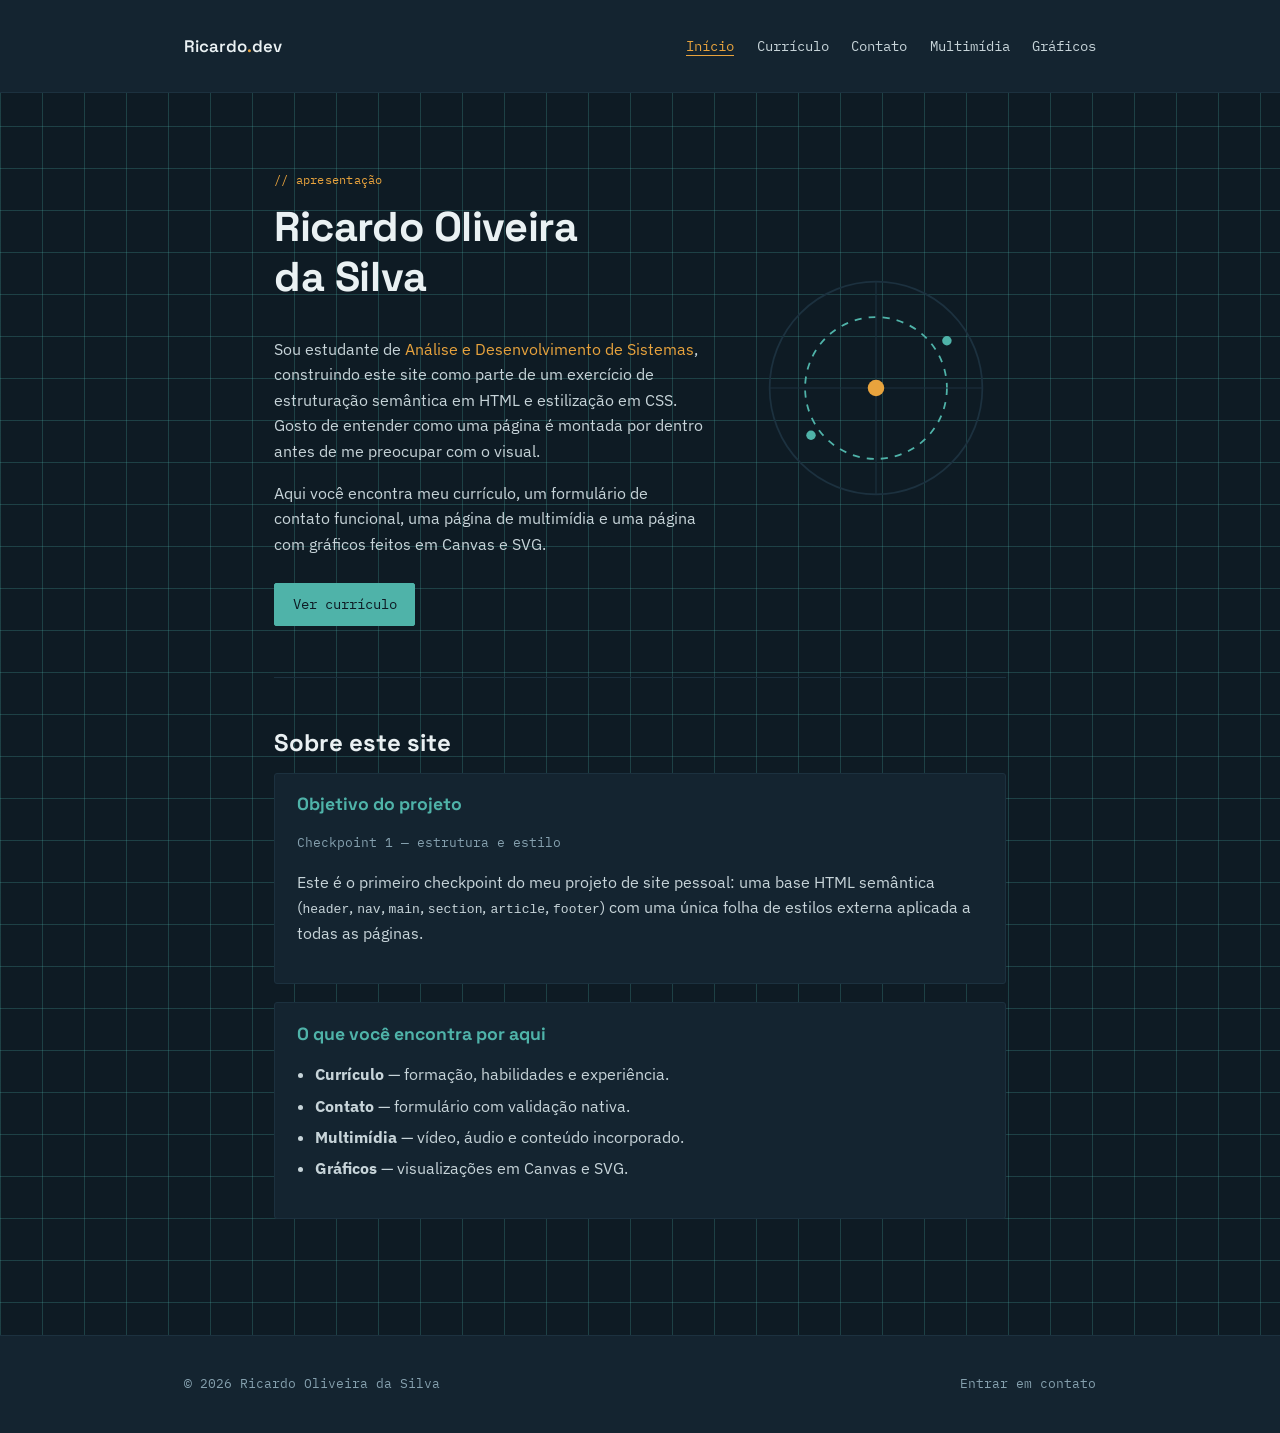
<file: index.html>
<!DOCTYPE html>
<html lang="pt-BR">
<head>
    <meta charset="UTF-8">
    <meta name="viewport" content="width=device-width, initial-scale=1.0">
    <title>Ricardo Oliveira da Silva — Início</title>
    <link rel="stylesheet" href="css/estilos.css">
</head>
<body>

    <header class="cabecalho">
        <div class="cabecalho__interno">
            <p class="marca">Ricardo<span>.</span>dev</p>
            <nav class="menu-principal" aria-label="Navegação principal">
                <ul>
                    <li><a href="index.html" aria-current="page">Início</a></li>
                    <li><a href="curriculo.html">Currículo</a></li>
                    <li><a href="formulario.html">Contato</a></li>
                    <li><a href="multimidia.html">Multimídia</a></li>
                    <li><a href="graficos.html">Gráficos</a></li>
                </ul>
            </nav>
        </div>
    </header>

    <main>
        <section class="hero">
            <div class="hero__texto">
                <p class="rotulo">// apresentação</p>
                <h1>Ricardo Oliveira<br>da Silva</h1>
                <p>
                    Sou estudante de <span class="destaque">Análise e Desenvolvimento de Sistemas</span>,
                    construindo este site como parte de um exercício de estruturação semântica
                    em HTML e estilização em CSS. Gosto de entender como uma página é montada
                    por dentro antes de me preocupar com o visual.
                </p>
                <p>
                    Aqui você encontra meu currículo, um formulário de contato funcional,
                    uma página de multimídia e uma página com gráficos feitos em Canvas e SVG.
                </p>
                <a class="botao" href="curriculo.html">Ver currículo</a>
            </div>
            <div class="hero__grafico" aria-hidden="true">
                <svg viewBox="0 0 220 220" xmlns="http://www.w3.org/2000/svg">
                    <circle cx="110" cy="110" r="90" fill="none" stroke="#1c313f" stroke-width="1.5" />
                    <circle cx="110" cy="110" r="60" fill="none" stroke="#4fb3a9" stroke-width="1.5" stroke-dasharray="6 6" />
                    <line x1="20" y1="110" x2="200" y2="110" stroke="#1c313f" stroke-width="1" />
                    <line x1="110" y1="20" x2="110" y2="200" stroke="#1c313f" stroke-width="1" />
                    <circle cx="110" cy="110" r="7" fill="#e8a33d" />
                    <circle cx="170" cy="70" r="4" fill="#4fb3a9" />
                    <circle cx="55" cy="150" r="4" fill="#4fb3a9" />
                </svg>
            </div>
        </section>

        <section id="sobre">
            <h2>Sobre este site</h2>
            <article>
                <h3>Objetivo do projeto</h3>
                <p class="meta">Checkpoint 1 — estrutura e estilo</p>
                <p>
                    Este é o primeiro checkpoint do meu projeto de site pessoal: uma base
                    HTML semântica (<code>header</code>, <code>nav</code>, <code>main</code>,
                    <code>section</code>, <code>article</code>, <code>footer</code>) com uma
                    única folha de estilos externa aplicada a todas as páginas.
                </p>
            </article>
            <article>
                <h3>O que você encontra por aqui</h3>
                <ul class="lista-simples">
                    <li><strong>Currículo</strong> — formação, habilidades e experiência.</li>
                    <li><strong>Contato</strong> — formulário com validação nativa.</li>
                    <li><strong>Multimídia</strong> — vídeo, áudio e conteúdo incorporado.</li>
                    <li><strong>Gráficos</strong> — visualizações em Canvas e SVG.</li>
                </ul>
            </article>
        </section>
    </main>

    <footer class="rodape">
        <div class="rodape__interno">
            <p>© 2026 Ricardo Oliveira da Silva</p>
            <p><a href="formulario.html">Entrar em contato</a></p>
        </div>
    </footer>

</body>
</html>
</file>
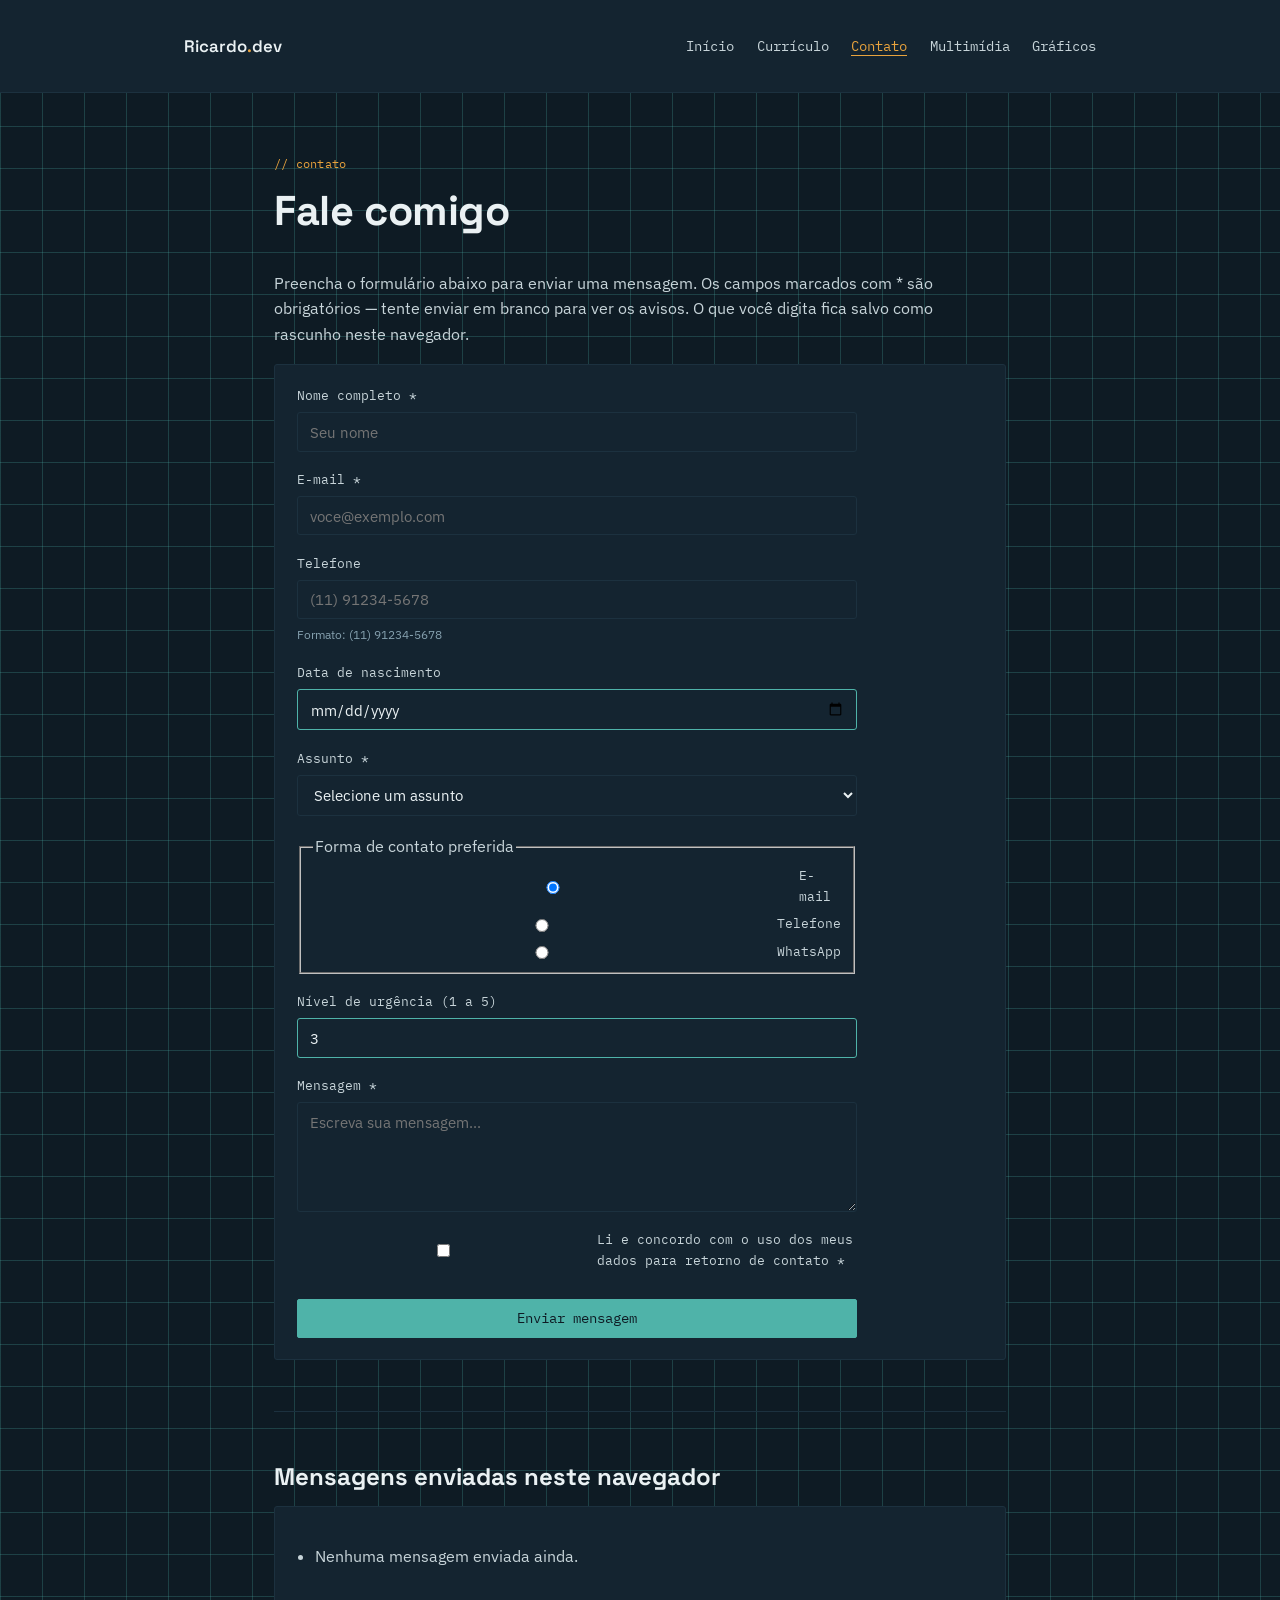
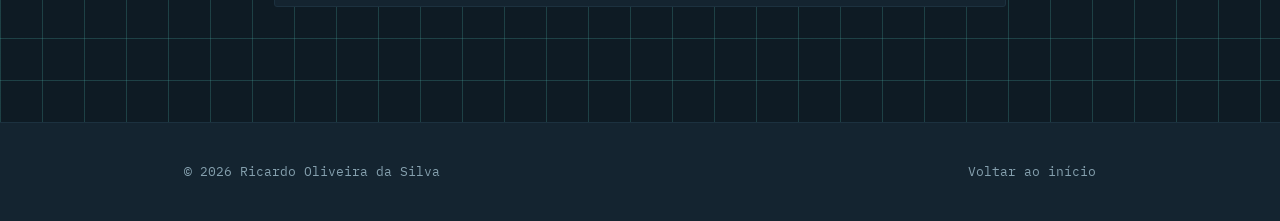
<file: formulario.html>
<!DOCTYPE html>
<html lang="pt-BR">
<head>
    <meta charset="UTF-8">
    <meta name="viewport" content="width=device-width, initial-scale=1.0">
    <title>Ricardo Oliveira da Silva — Contato</title>
    <link rel="stylesheet" href="css/estilos.css">
</head>
<body>

    <header class="cabecalho">
        <div class="cabecalho__interno">
            <p class="marca">Ricardo<span>.</span>dev</p>
            <nav class="menu-principal" aria-label="Navegação principal">
                <ul>
                    <li><a href="index.html">Início</a></li>
                    <li><a href="curriculo.html">Currículo</a></li>
                    <li><a href="formulario.html" aria-current="page">Contato</a></li>
                    <li><a href="multimidia.html">Multimídia</a></li>
                    <li><a href="graficos.html">Gráficos</a></li>
                </ul>
            </nav>
        </div>
    </header>

    <main>
        <section id="formulario-contato">
            <p class="rotulo">// contato</p>
            <h1>Fale comigo</h1>
            <p>
                Preencha o formulário abaixo para enviar uma mensagem. Os campos marcados
                com * são obrigatórios — tente enviar em branco para ver os avisos.
                O que você digita fica salvo como rascunho neste navegador.
            </p>

            <article>
                <form class="formulario" id="form-contato" action="#" method="post" novalidate>

                    <div class="campo">
                        <label for="nome">Nome completo *</label>
                        <input
                            type="text"
                            id="nome"
                            name="nome"
                            placeholder="Seu nome"
                            minlength="3"
                            required
                        >
                    </div>

                    <div class="campo">
                        <label for="email">E-mail *</label>
                        <input
                            type="email"
                            id="email"
                            name="email"
                            placeholder="voce@exemplo.com"
                            required
                        >
                    </div>

                    <div class="campo">
                        <label for="telefone">Telefone</label>
                        <input
                            type="tel"
                            id="telefone"
                            name="telefone"
                            placeholder="(11) 91234-5678"
                            pattern="\(\d{2}\)\s?\d{4,5}-\d{4}"
                        >
                        <small>Formato: (11) 91234-5678</small>
                    </div>

                    <div class="campo">
                        <label for="nascimento">Data de nascimento</label>
                        <input
                            type="date"
                            id="nascimento"
                            name="nascimento"
                            max="2025-01-01"
                        >
                    </div>

                    <div class="campo">
                        <label for="assunto">Assunto *</label>
                        <select id="assunto" name="assunto" required>
                            <option value="">Selecione um assunto</option>
                            <option value="projeto">Proposta de projeto</option>
                            <option value="duvida">Dúvida sobre o site</option>
                            <option value="trabalho">Oportunidade de trabalho</option>
                            <option value="outro">Outro</option>
                        </select>
                    </div>

                    <fieldset class="campo campo-radios">
                        <legend>Forma de contato preferida</legend>
                        <div class="grupo-radios">
                            <span class="opcao-inline">
                                <input type="radio" id="contato-email" name="contato_preferido" value="email" checked>
                                <label for="contato-email">E-mail</label>
                            </span>
                            <span class="opcao-inline">
                                <input type="radio" id="contato-telefone" name="contato_preferido" value="telefone">
                                <label for="contato-telefone">Telefone</label>
                            </span>
                            <span class="opcao-inline">
                                <input type="radio" id="contato-whatsapp" name="contato_preferido" value="whatsapp">
                                <label for="contato-whatsapp">WhatsApp</label>
                            </span>
                        </div>
                    </fieldset>

                    <div class="campo">
                        <label for="urgencia">Nível de urgência (1 a 5)</label>
                        <input
                            type="number"
                            id="urgencia"
                            name="urgencia"
                            min="1"
                            max="5"
                            step="1"
                            value="3"
                        >
                    </div>

                    <div class="campo">
                        <label for="mensagem">Mensagem *</label>
                        <textarea
                            id="mensagem"
                            name="mensagem"
                            minlength="10"
                            maxlength="500"
                            placeholder="Escreva sua mensagem..."
                            required
                        ></textarea>
                    </div>

                    <div class="campo campo-checkbox">
                        <span class="opcao-inline">
                            <input type="checkbox" id="termos" name="termos" required>
                            <label for="termos">Li e concordo com o uso dos meus dados para retorno de contato *</label>
                        </span>
                    </div>

                    <button class="botao" type="submit">Enviar mensagem</button>
                </form>

                <div id="feedback" class="feedback" role="status" aria-live="polite"></div>
            </article>
        </section>

        <section id="mensagens-salvas">
            <h2>Mensagens enviadas neste navegador</h2>
            <article>
                <ul id="lista-mensagens" class="lista-simples"></ul>
                <button type="button" id="limpar-mensagens" class="botao" hidden>Limpar histórico</button>
            </article>
        </section>
    </main>

    <footer class="rodape">
        <div class="rodape__interno">
            <p>© 2026 Ricardo Oliveira da Silva</p>
            <p><a href="index.html">Voltar ao início</a></p>
        </div>
    </footer>

    <script src="js/scripts.js"></script>

</body>
</html>
</file>
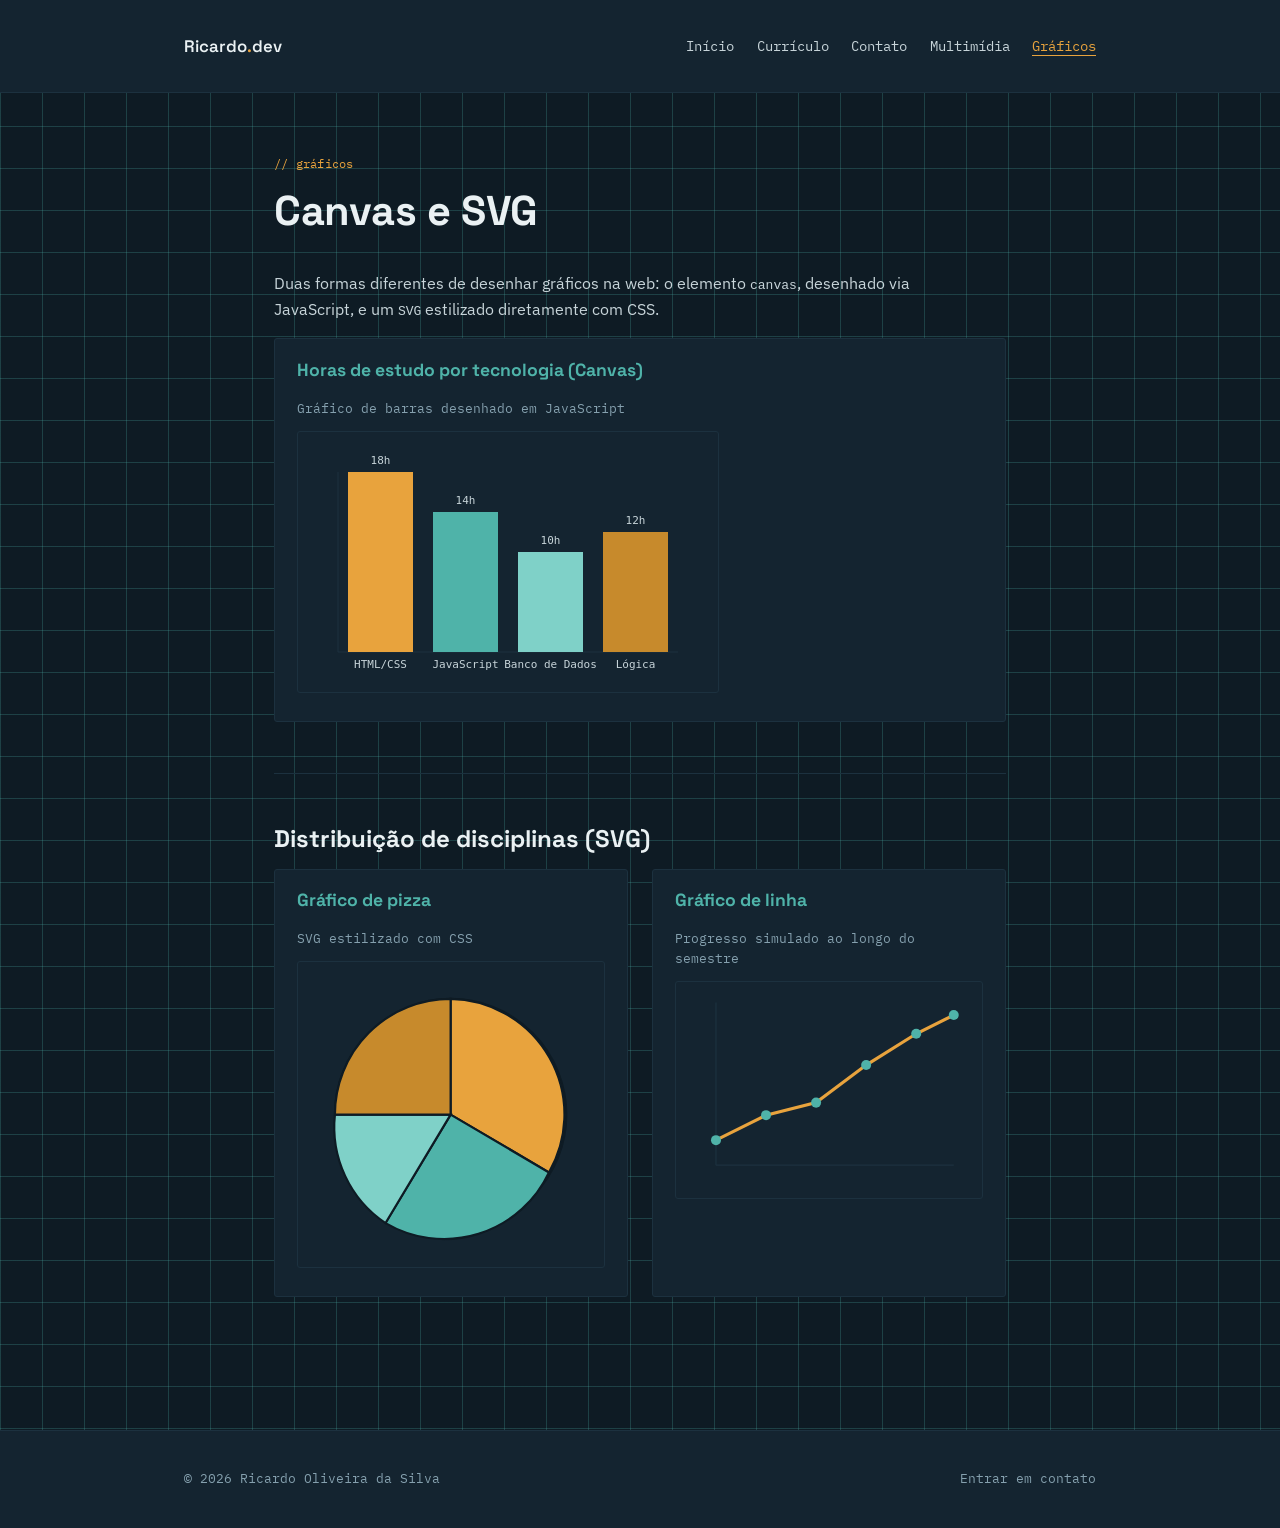
<file: graficos.html>
<!DOCTYPE html>
<html lang="pt-BR">
<head>
    <meta charset="UTF-8">
    <meta name="viewport" content="width=device-width, initial-scale=1.0">
    <title>Ricardo Oliveira da Silva — Gráficos</title>
    <link rel="stylesheet" href="css/estilos.css">
</head>
<body>

    <header class="cabecalho">
        <div class="cabecalho__interno">
            <p class="marca">Ricardo<span>.</span>dev</p>
            <nav class="menu-principal" aria-label="Navegação principal">
                <ul>
                    <li><a href="index.html">Início</a></li>
                    <li><a href="curriculo.html">Currículo</a></li>
                    <li><a href="formulario.html">Contato</a></li>
                    <li><a href="multimidia.html">Multimídia</a></li>
                    <li><a href="graficos.html" aria-current="page">Gráficos</a></li>
                </ul>
            </nav>
        </div>
    </header>

    <main>
        <section id="canvas-secao">
            <p class="rotulo">// gráficos</p>
            <h1>Canvas e SVG</h1>
            <p>
                Duas formas diferentes de desenhar gráficos na web: o elemento
                <code>canvas</code>, desenhado via JavaScript, e um <code>SVG</code>
                estilizado diretamente com CSS.
            </p>

            <article>
                <h3>Horas de estudo por tecnologia (Canvas)</h3>
                <p class="meta">Gráfico de barras desenhado em JavaScript</p>
                <canvas id="grafico-canvas" width="420" height="260" role="img"
                        aria-label="Gráfico de barras com horas de estudo por tecnologia: HTML/CSS 18, JavaScript 14, Banco de Dados 10, Lógica 12">
                </canvas>
            </article>
        </section>

        <section id="svg-secao">
            <h2>Distribuição de disciplinas (SVG)</h2>
            <div class="paineis-grafico">
                <article>
                    <h3>Gráfico de pizza</h3>
                    <p class="meta">SVG estilizado com CSS</p>
                    <svg class="grafico-svg" viewBox="0 0 200 200" width="220" height="220"
                         role="img" aria-label="Gráfico de pizza com a distribuição do tempo de estudo entre as disciplinas">
                        <circle class="fatia" cx="100" cy="100" r="80" fill="#1c313f" />
                        <!-- HTML/CSS: 35% -->
                        <path class="fatia" fill="#e8a33d"
                              d="M100,100 L100,20 A80,80 0 0 1 168,140 Z" />
                        <!-- JavaScript: 30% -->
                        <path class="fatia" fill="#4fb3a9"
                              d="M100,100 L168,140 A80,80 0 0 1 55,175 Z" />
                        <!-- Banco de Dados: 20% -->
                        <path class="fatia" fill="#7fd1c8"
                              d="M100,100 L55,175 A80,80 0 0 1 20,100 Z" />
                        <!-- Lógica: 15% -->
                        <path class="fatia" fill="#c78a2c"
                              d="M100,100 L20,100 A80,80 0 0 1 100,20 Z" />
                    </svg>
                </article>

                <article>
                    <h3>Gráfico de linha</h3>
                    <p class="meta">Progresso simulado ao longo do semestre</p>
                    <svg class="grafico-svg" viewBox="0 0 220 160" width="260" height="180"
                         role="img" aria-label="Gráfico de linha mostrando progresso crescente ao longo do semestre">
                        <line x1="20" y1="10" x2="20" y2="140" stroke="#1c313f" stroke-width="1" />
                        <line x1="20" y1="140" x2="210" y2="140" stroke="#1c313f" stroke-width="1" />
                        <polyline class="linha-svg"
                            points="20,120 60,100 100,90 140,60 180,35 210,20" />
                        <circle class="ponto-svg" cx="20" cy="120" r="4" />
                        <circle class="ponto-svg" cx="60" cy="100" r="4" />
                        <circle class="ponto-svg" cx="100" cy="90" r="4" />
                        <circle class="ponto-svg" cx="140" cy="60" r="4" />
                        <circle class="ponto-svg" cx="180" cy="35" r="4" />
                        <circle class="ponto-svg" cx="210" cy="20" r="4" />
                    </svg>
                </article>
            </div>
        </section>
    </main>

    <footer class="rodape">
        <div class="rodape__interno">
            <p>© 2026 Ricardo Oliveira da Silva</p>
            <p><a href="formulario.html">Entrar em contato</a></p>
        </div>
    </footer>

    <script>
        const canvas = document.getElementById('grafico-canvas');
        const ctx = canvas.getContext('2d');

        const dados = [
            { rotulo: 'HTML/CSS', valor: 18, cor: '#e8a33d' },
            { rotulo: 'JavaScript', valor: 14, cor: '#4fb3a9' },
            { rotulo: 'Banco de Dados', valor: 10, cor: '#7fd1c8' },
            { rotulo: 'Lógica', valor: 12, cor: '#c78a2c' }
        ];

        function desenharGrafico() {
            const largura = canvas.width;
            const altura = canvas.height;
            const margem = 40;
            const areaGrafico = altura - margem * 2;
            const valorMaximo = Math.max(...dados.map(d => d.valor));
            const larguraBarra = (largura - margem * 2) / dados.length - 20;

            ctx.clearRect(0, 0, largura, altura);

            ctx.strokeStyle = '#1c313f';
            ctx.beginPath();
            ctx.moveTo(margem, margem);
            ctx.lineTo(margem, altura - margem);
            ctx.lineTo(largura - margem, altura - margem);
            ctx.stroke();

            dados.forEach((item, indice) => {
                const alturaBarra = (item.valor / valorMaximo) * areaGrafico;
                const x = margem + indice * ((largura - margem * 2) / dados.length) + 10;
                const y = altura - margem - alturaBarra;

                ctx.fillStyle = item.cor;
                ctx.fillRect(x, y, larguraBarra, alturaBarra);

                ctx.fillStyle = '#c7d4d9';
                ctx.font = '11px "IBM Plex Mono", monospace';
                ctx.textAlign = 'center';
                ctx.fillText(item.valor + 'h', x + larguraBarra / 2, y - 8);
                ctx.fillText(item.rotulo, x + larguraBarra / 2, altura - margem + 16);
            });
        }

        desenharGrafico();
    </script>

</body>
</html>
</file>
<file: css/estilos.css>
/* =========================================================
   Site Pessoal — Ricardo Oliveira da Silva
   Folha de estilos única, compartilhada por todas as páginas
   Abordagem: mobile-first (estilos base = celular,
   media queries com min-width evoluem o layout para telas maiores)
   ========================================================= */

@import url('https://fonts.googleapis.com/css2?family=Space+Grotesk:wght@500;600;700&family=IBM+Plex+Sans:wght@400;500;600&family=IBM+Plex+Mono:wght@400;500&display=swap');

:root {
    --ink-900: #0e1b24;
    --ink-800: #142430;
    --ink-700: #1c313f;
    --paper: #eaf1f3;
    --accent-amber: #e8a33d;
    --accent-teal: #4fb3a9;
    --text-body: #c7d4d9;
    --text-muted: #85a0ae;
    --line: rgba(79, 179, 169, 0.25);

    --font-heading: 'Space Grotesk', sans-serif;
    --font-body: 'IBM Plex Sans', sans-serif;
    --font-mono: 'IBM Plex Mono', monospace;

    --largura-conteudo: 780px;
}

* {
    box-sizing: border-box;
}

html {
    scroll-behavior: smooth;
}

body {
    margin: 0;
    background-color: var(--ink-900);
    background-image:
        linear-gradient(var(--line) 1px, transparent 1px),
        linear-gradient(90deg, var(--line) 1px, transparent 1px);
    background-size: 42px 42px;
    color: var(--text-body);
    font-family: var(--font-body);
    line-height: 1.6;
}

a {
    color: var(--accent-teal);
    text-decoration: none;
    border-bottom: 1px solid transparent;
    transition: border-color 0.15s ease;
}

a:hover,
a:focus-visible {
    border-bottom-color: var(--accent-teal);
}

a:focus-visible,
button:focus-visible,
input:focus-visible,
select:focus-visible,
textarea:focus-visible {
    outline: 2px solid var(--accent-amber);
    outline-offset: 2px;
}

h1, h2, h3 {
    font-family: var(--font-heading);
    color: var(--paper);
    line-height: 1.2;
    margin-top: 0;
}

/* Mobile-first: tamanho base menor, cresce a partir de 700px */
h1 {
    font-size: 2rem;
    letter-spacing: -0.01em;
}

h2 {
    font-size: 1.35rem;
    margin-bottom: 0.6em;
}

h3 {
    font-size: 1.05rem;
    color: var(--accent-teal);
}

@media (min-width: 700px) {
    h1 {
        font-size: 2.6rem;
    }

    h2 {
        font-size: 1.5rem;
    }

    h3 {
        font-size: 1.1rem;
    }
}

p {
    max-width: 68ch;
}

.rotulo {
    font-family: var(--font-mono);
    font-size: 0.78rem;
    color: var(--accent-amber);
    letter-spacing: 0.02em;
}

/* ---------- Mídias responsivas ---------- */
/* Requisito: imagens e mídias nunca ultrapassam a largura do contêiner */

img,
video,
iframe,
canvas,
svg {
    max-width: 100%;
    height: auto;
}

/* ---------- Cabeçalho e navegação (Flexbox, mobile-first) ---------- */

.cabecalho {
    background-color: var(--ink-800);
    border-bottom: 1px solid var(--ink-700);
    position: sticky;
    top: 0;
    z-index: 10;
}

/* Mobile: marca em cima, menu embaixo, em coluna */
.cabecalho__interno {
    max-width: 960px;
    margin: 0 auto;
    padding: 1rem 1.5rem;
    display: flex;
    flex-direction: column;
    align-items: flex-start;
    gap: 0.75rem;
}

/* A partir de tablets: marca e menu lado a lado */
@media (min-width: 700px) {
    .cabecalho__interno {
        flex-direction: row;
        align-items: center;
        justify-content: space-between;
    }
}

.marca {
    font-family: var(--font-heading);
    font-weight: 600;
    color: var(--paper);
    font-size: 1.05rem;
}

.marca span {
    color: var(--accent-amber);
}

.menu-principal {
    width: 100%;
}

/* Mobile: itens do menu empilhados, em coluna */
.menu-principal ul {
    list-style: none;
    display: flex;
    flex-direction: column;
    flex-wrap: wrap;
    gap: 0.6rem;
    margin: 0;
    padding: 0;
    font-family: var(--font-mono);
    font-size: 0.88rem;
    width: 100%;
}

/* A partir de tablets: itens em linha, com quebra (flex-wrap) */
@media (min-width: 700px) {
    .menu-principal {
        width: auto;
    }

    .menu-principal ul {
        flex-direction: row;
        flex-wrap: wrap;
        gap: 1.4rem;
        width: auto;
    }
}

.menu-principal a {
    color: var(--text-body);
    border-bottom: 1px solid transparent;
}

.menu-principal a[aria-current="page"] {
    color: var(--accent-amber);
    border-bottom-color: var(--accent-amber);
}

.menu-principal a:hover,
.menu-principal a:focus-visible {
    color: var(--accent-teal);
}

/* ---------- Estrutura principal ---------- */

main {
    max-width: var(--largura-conteudo);
    margin: 0 auto;
    padding: 2rem 1.2rem 3rem;
}

@media (min-width: 700px) {
    main {
        padding: 3rem 1.5rem 4rem;
    }
}

section {
    margin-bottom: 3.2rem;
}

section + section {
    padding-top: 3.2rem;
    border-top: 1px solid var(--ink-700);
}

article {
    background-color: var(--ink-800);
    border: 1px solid var(--ink-700);
    border-radius: 3px;
    padding: 1.3rem 1.4rem;
    margin-bottom: 1.1rem;
}

article h3 {
    margin-top: 0;
}

.meta {
    font-family: var(--font-mono);
    font-size: 0.8rem;
    color: var(--text-muted);
    margin: 0.2rem 0 0.7rem;
}

/* ---------- Hero da página inicial (Flexbox, mobile-first) ---------- */

/* Mobile: texto em cima, ilustração embaixo, empilhados */
.hero {
    display: flex;
    flex-direction: column;
    gap: 2rem;
    padding-top: 1rem;
}

.hero__grafico {
    max-width: 220px;
    margin: 0 auto;
}

/* A partir de tablets: texto e ilustração lado a lado, com quebra */
@media (min-width: 700px) {
    .hero {
        flex-direction: row;
        flex-wrap: wrap;
        align-items: center;
        gap: 2.5rem;
    }

    .hero__texto {
        flex: 1 1 360px;
    }

    .hero__grafico {
        flex: 1 1 220px;
        max-width: 260px;
        margin: 0;
    }
}

.hero__grafico svg {
    width: 100%;
    height: auto;
}

.destaque {
    color: var(--accent-amber);
}

.botao {
    display: inline-block;
    font-family: var(--font-mono);
    font-size: 0.85rem;
    color: var(--ink-900);
    background-color: var(--accent-teal);
    padding: 0.6rem 1.1rem;
    border-radius: 2px;
    border: 1px solid var(--accent-teal);
    margin-top: 0.6rem;
    cursor: pointer;
}

.botao:hover,
.botao:focus-visible {
    background-color: transparent;
    color: var(--accent-teal);
}

.lista-simples {
    padding-left: 1.1rem;
}

.lista-simples li {
    margin-bottom: 0.35rem;
}

/* ---------- Cartões de habilidades (Flexbox) ---------- */

.cartoes-habilidade {
    display: flex;
    flex-direction: column;
    gap: 1rem;
}

@media (min-width: 700px) {
    .cartoes-habilidade {
        flex-direction: row;
        flex-wrap: wrap;
    }

    .cartoes-habilidade .cartao {
        flex: 1 1 200px;
    }
}

.cartoes-habilidade .cartao {
    background-color: var(--ink-800);
    border: 1px solid var(--ink-700);
    border-radius: 3px;
    padding: 1rem 1.2rem;
}

/* Etiquetas de tecnologia (Flexbox com quebra) */
.tags-habilidades {
    display: flex;
    flex-wrap: wrap;
    gap: 0.6rem;
    list-style: none;
    padding: 0;
    margin: 1rem 0 0;
}

.tags-habilidades li {
    font-family: var(--font-mono);
    font-size: 0.8rem;
    color: var(--ink-900);
    background-color: var(--accent-teal);
    padding: 0.35rem 0.75rem;
    border-radius: 999px;
}

/* ---------- Currículo: layout em Grid, mobile-first ---------- */

.submenu-curriculo {
    margin-top: 1rem;
}

.submenu-curriculo ul {
    list-style: none;
    display: flex;
    flex-wrap: wrap;
    gap: 1.2rem;
    margin: 0;
    padding: 0.7rem 0;
    border-top: 1px solid var(--ink-700);
    border-bottom: 1px solid var(--ink-700);
    font-family: var(--font-mono);
    font-size: 0.85rem;
}

/* Mobile: colunas empilhadas em bloco único */
.curriculo-grid {
    display: block;
}

.coluna-lateral,
.coluna-principal {
    min-width: 0;
}

/* A partir de telas maiores: duas colunas com CSS Grid */
@media (min-width: 800px) {
    .curriculo-grid {
        display: grid;
        grid-template-columns: 280px 1fr;
        gap: 2.5rem;
        align-items: start;
    }
}

figure.retrato {
    width: 140px;
    max-width: 100%;
    margin: 0 auto 1rem;
    text-align: center;
}

@media (min-width: 800px) {
    figure.retrato {
        width: 100%;
        max-width: 180px;
        margin: 0 0 1rem;
    }
}

figure.retrato img {
    width: 100%;
    border-radius: 3px;
    border: 1px solid var(--ink-700);
}

figure.retrato figcaption {
    margin-top: 0.4rem;
}

blockquote {
    border-left: 3px solid var(--accent-amber);
    margin: 1.2rem 0;
    padding: 0.2rem 0 0.2rem 1rem;
    color: var(--paper);
    font-style: italic;
}

table {
    width: 100%;
    border-collapse: collapse;
    font-size: 0.92rem;
    display: block;
    overflow-x: auto;
}

@media (min-width: 700px) {
    table {
        display: table;
        overflow-x: visible;
    }
}

caption {
    text-align: left;
    margin-bottom: 0.5rem;
}

th, td {
    text-align: left;
    padding: 0.5rem 0.7rem;
    border-bottom: 1px solid var(--ink-700);
}

thead th {
    font-family: var(--font-mono);
    font-size: 0.8rem;
    color: var(--accent-teal);
}

/* ---------- Formulário ---------- */

.formulario {
    display: grid;
    gap: 1.1rem;
    max-width: 560px;
}

.campo {
    display: flex;
    flex-direction: column;
    gap: 0.35rem;
}

.campo label {
    font-family: var(--font-mono);
    font-size: 0.82rem;
    color: var(--text-body);
}

.campo input,
.campo select,
.campo textarea {
    font-family: var(--font-body);
    font-size: 0.95rem;
    color: var(--paper);
    background-color: var(--ink-800);
    border: 1px solid var(--ink-700);
    border-radius: 3px;
    padding: 0.55rem 0.7rem;
    width: 100%;
}

.campo textarea {
    resize: vertical;
    min-height: 110px;
}

.campo small {
    color: var(--text-muted);
    font-size: 0.78rem;
}

.campo-radios,
.campo-checkbox {
    flex-direction: column;
    gap: 0.5rem;
}

.opcao-inline {
    display: flex;
    align-items: center;
    gap: 0.5rem;
    font-family: var(--font-body);
    font-size: 0.92rem;
}

.grupo-radios {
    display: flex;
    flex-direction: column;
    gap: 0.4rem;
}

input:invalid:not(:placeholder-shown) {
    border-color: #d9695b;
}

input:valid:not(:placeholder-shown),
textarea:valid:not(:placeholder-shown) {
    border-color: var(--accent-teal);
}

/* ---------- Feedback e validação (CP3) ---------- */

.feedback {
    margin: 1rem 0 0;
    padding: 0.8rem 1rem;
    border-radius: 3px;
    font-family: var(--font-mono);
    font-size: 0.85rem;
}

.feedback:empty {
    display: none;
}

.feedback--sucesso {
    background-color: rgba(79, 179, 169, 0.15);
    border: 1px solid var(--accent-teal);
    color: var(--accent-teal);
}

.feedback--erro {
    background-color: rgba(217, 105, 91, 0.15);
    border: 1px solid #d9695b;
    color: #f0a398;
}

.feedback--info {
    background-color: rgba(232, 163, 61, 0.12);
    border: 1px solid var(--accent-amber);
    color: var(--accent-amber);
}

.campo small.erro-campo {
    color: #f0a398;
}

[aria-invalid="true"] {
    border-color: #d9695b !important;
}

#lista-mensagens li {
    overflow-wrap: anywhere;
}

[hidden] {
    display: none !important;
}

/* ---------- Multimídia ---------- */

.midia {
    width: 100%;
    max-width: 560px;
    border-radius: 3px;
    border: 1px solid var(--ink-700);
}

iframe.midia {
    aspect-ratio: 16 / 9;
    height: auto;
}

.galeria {
    display: grid;
    grid-template-columns: repeat(auto-fit, minmax(150px, 1fr));
    gap: 1rem;
}

figure {
    margin: 0;
}

figure img {
    width: 100%;
    display: block;
    border-radius: 3px;
    border: 1px solid var(--ink-700);
}

figcaption {
    font-family: var(--font-mono);
    font-size: 0.78rem;
    color: var(--text-muted);
    margin-top: 0.4rem;
}

iframe {
    border: 1px solid var(--ink-700);
    border-radius: 3px;
}

/* ---------- Gráficos ---------- */

.paineis-grafico {
    display: grid;
    grid-template-columns: repeat(auto-fit, minmax(280px, 1fr));
    gap: 1.5rem;
}

canvas {
    background-color: var(--ink-800);
    border: 1px solid var(--ink-700);
    border-radius: 3px;
}

.grafico-svg {
    background-color: var(--ink-800);
    border: 1px solid var(--ink-700);
    border-radius: 3px;
    padding: 0.5rem;
    width: 100%;
    height: auto;
}

.fatia {
    stroke: var(--ink-900);
    stroke-width: 1.5;
}

.linha-svg {
    fill: none;
    stroke: var(--accent-amber);
    stroke-width: 2.5;
}

.ponto-svg {
    fill: var(--accent-teal);
}

/* ---------- Rodapé (Flexbox, mobile-first) ---------- */

.rodape {
    background-color: var(--ink-800);
    border-top: 1px solid var(--ink-700);
}

.rodape__interno {
    max-width: 960px;
    margin: 0 auto;
    padding: 1.6rem 1.5rem;
    display: flex;
    flex-direction: column;
    align-items: flex-start;
    gap: 0.6rem;
    font-family: var(--font-mono);
    font-size: 0.8rem;
    color: var(--text-muted);
}

@media (min-width: 700px) {
    .rodape__interno {
        flex-direction: row;
        align-items: center;
        justify-content: space-between;
    }
}

.rodape a {
    color: var(--text-muted);
}
</file>
